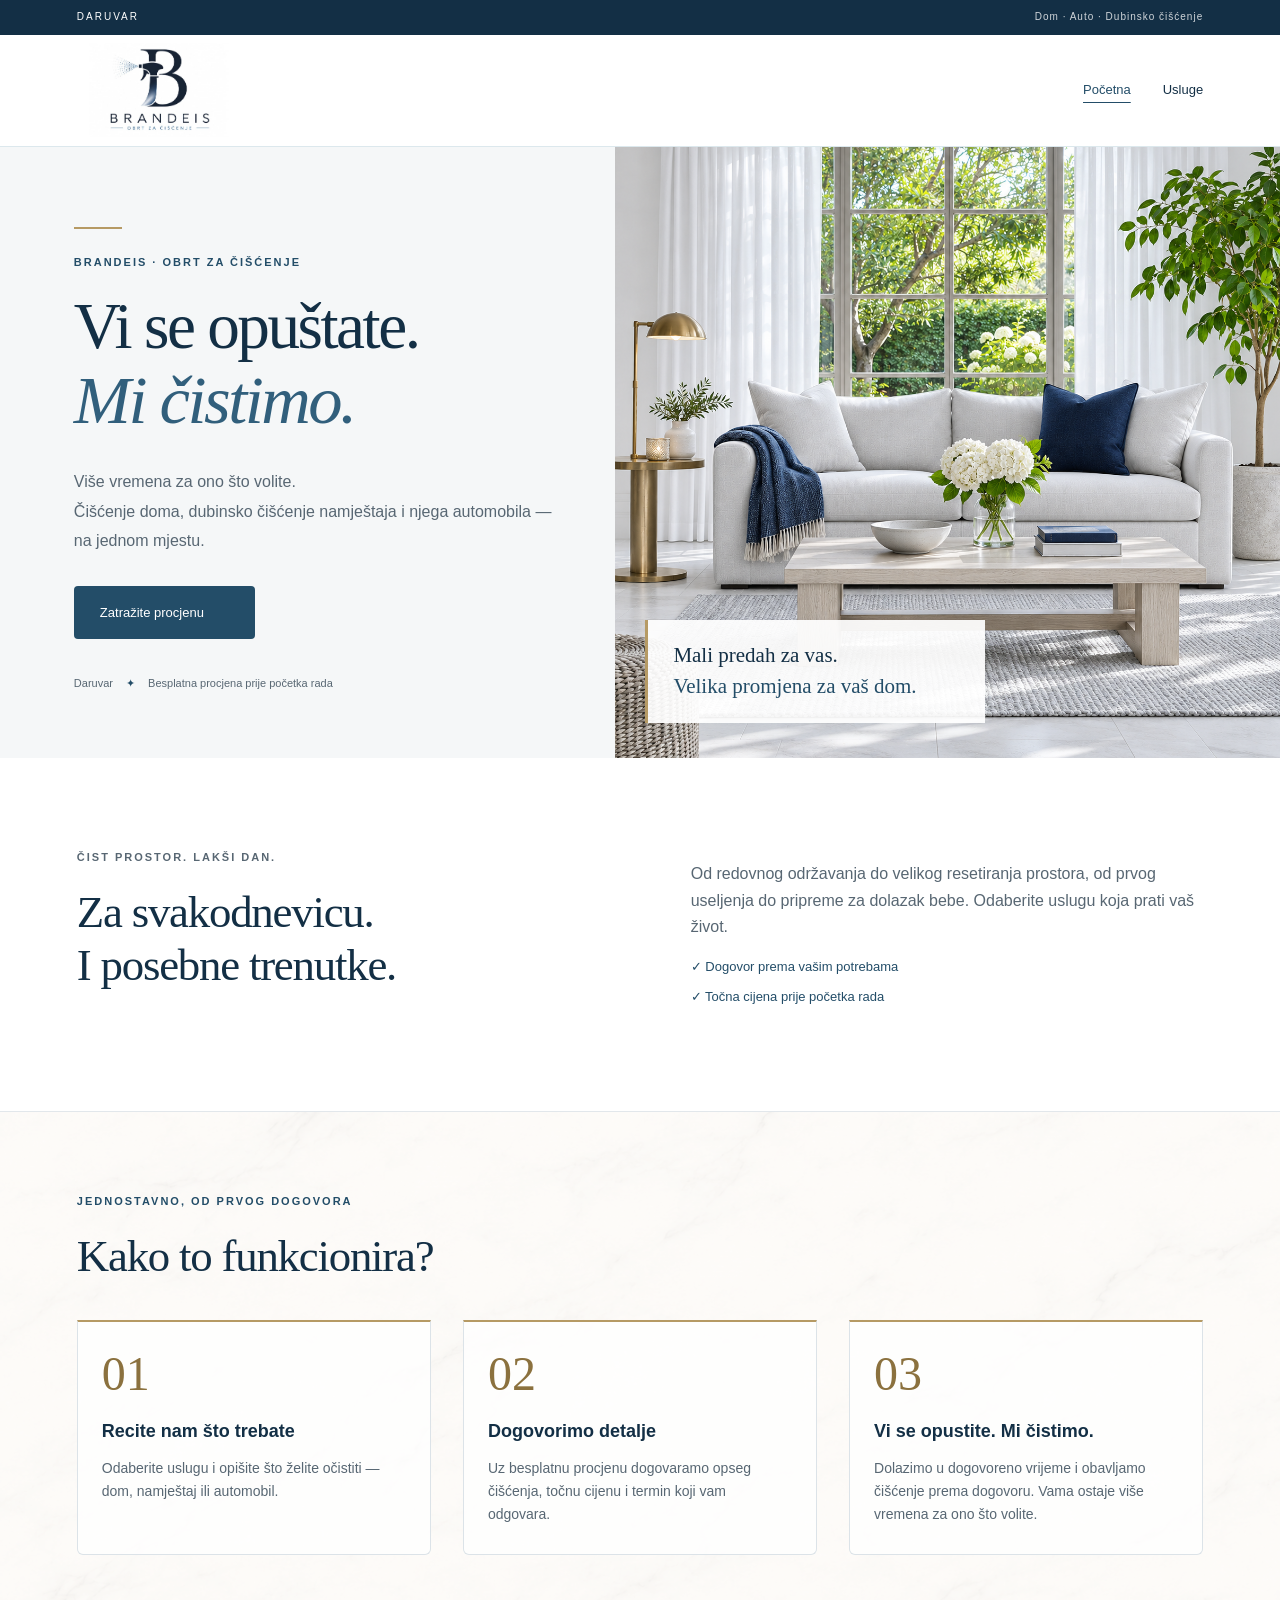
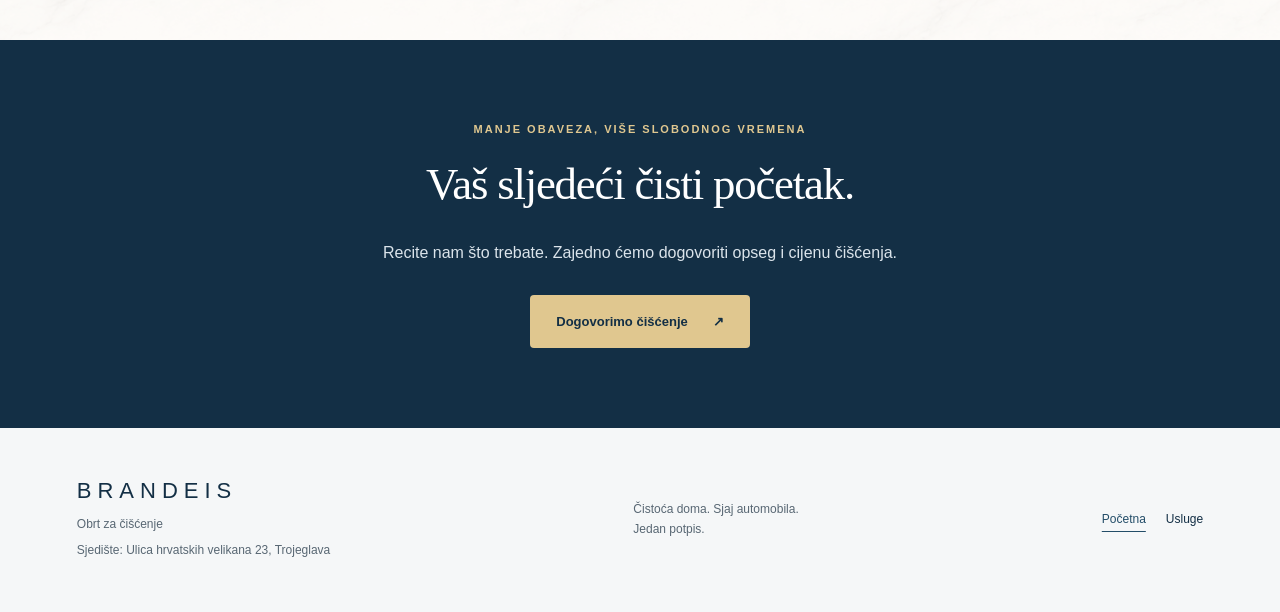
<file: index.html>
<!doctype html>
<html lang="hr">
  <head>
    <meta charset="utf-8" />
    <meta
      name="viewport"
      content="width=device-width,initial-scale=1"
    />
    <title>Brandeis – Čišćenje Daruvar | Dom, namještaj i auto</title>
    <meta name="description" content="Brandeis, obrt za čišćenje u Daruvaru. Čišćenje doma, dubinsko čišćenje namještaja i čišćenje unutrašnjosti vozila. Zatražite besplatnu procjenu." />
    <link
      rel="stylesheet"
      href="style.css"
    />
    
    <!-- Open Graph – Facebook i društvene mreže -->
    <meta property="og:locale" content="hr_HR" />
    <meta property="og:type" content="website" />
    <meta property="og:site_name" content="Brandeis" />
    <meta property="og:title" content="Brandeis – Čišćenje doma i automobila | Daruvar" />
    <meta property="og:description" content="Vi se opuštate. Mi čistimo. Profesionalno čišćenje doma, namještaja i automobila u Daruvaru. Zatražite besplatnu procjenu." />
    <meta property="og:url" content="https://brandeis-home-auto-care.hr/" />
  
    <meta property="og:image" content="https://brandeis-home-auto-care.hr/assets/social-preview-v2.jpg">
    <meta property="og:image:width" content="1200">
    <meta property="og:image:height" content="630">
    <meta property="og:image:type" content="image/jpeg">
    <meta property="og:image:alt" content="Brandeis – obrt za čišćenje" />

    <!-- Twitter / X -->
    <meta name="twitter:card" content="summary_large_image" />
    <meta name="twitter:title" content="Brandeis – Čišćenje Daruvar" />
    <meta name="twitter:description" content="Vi se opuštate. Mi čistimo." />
    <meta name="twitter:image" content="https://brandeis-home-auto-care.hr/assets/social-preview-v2.jpg"> 

    <!-- Canonical URL -->
    <link rel="canonical" href="https://brandeis-home-auto-care.hr/" />

    <!-- Favicon -->
    <link rel="icon" type="image/png" href="assets/logo-original.png" />

    <script type="application/ld+json">
{
  "@context": "https://schema.org",
  "@type": "LocalBusiness",
  "name": "BRANDEIS",
  "description": "Obrt za čišćenje doma, dubinsko čišćenje namještaja i čišćenje unutrašnjosti vozila u Daruvaru.",
  "address": {
    "@type": "PostalAddress",
    "streetAddress": "Ulica hrvatskih velikana 23",
    "addressLocality": "Trojeglava",
    "addressCountry": "HR"
  },
  "areaServed": {
    "@type": "City",
    "name": "Daruvar"
  },
  "hasOfferCatalog": {
    "@type": "OfferCatalog",
    "name": "Usluge čišćenja",
    "itemListElement": [
      {
        "@type": "Offer",
        "itemOffered": {
          "@type": "Service",
          "name": "Redovno čišćenje doma"
        }
      },
      {
        "@type": "Offer",
        "itemOffered": {
          "@type": "Service",
          "name": "Generalno čišćenje doma"
        }
      },
      {
        "@type": "Offer",
        "itemOffered": {
          "@type": "Service",
          "name": "Postgrađevinsko čišćenje"
        }
      },
      {
        "@type": "Offer",
        "itemOffered": {
          "@type": "Service",
          "name": "Dubinsko čišćenje namještaja, madraca i tepiha"
        }
      },
      {
        "@type": "Offer",
        "itemOffered": {
          "@type": "Service",
          "name": "Čišćenje i detailing unutrašnjosti vozila"
        }
      }
    ]
  }
}
    </script>
  </head>
  <body class="home-refined">
    <div class="top">DARUVAR <span>Dom · Auto · Dubinsko čišćenje</span></div>
    <!-- ZAGLAVLJE: logo i glavna navigacija -->
    <header>
      <a
        href="index.html"
        class="brand"
        aria-label="BRANDEIS početna"
        ><span class="logo"
          ><img
            src="assets/logo-original.png"
            alt="BRANDEIS – obrt za čišćenje" /></span
      ></a>
      <nav aria-label="Glavna navigacija">
        <a
          aria-current="page"
          href="index.html"
          >Početna</a
        ><a href="usluge.html">Usluge</a>      </nav>
     
    </header>
    <!-- GLAVNI SADRŽAJ STRANICE -->
    <main>
      <!-- NASLOVNA: glavni naslov, uvodni tekst i fotografija -->
      <section class="hero">
        <div class="hero-copy">
          <p class="eyebrow">BRANDEIS · OBRT ZA ČIŠĆENJE</p>
          <h1>Vi se opuštate.<br /><em>Mi čistimo.</em></h1>
          <p class="lead">
            Više vremena za ono što volite.<br />Čišćenje doma, dubinsko čišćenje
            namještaja i njega automobila — na jednom mjestu.
          </p>
          <a
            class="btn"
            href="https://wa.me/385981863754?text=Po%C5%A1tovani%2C%20zanima%20me%20%C4%8Di%C5%A1%C4%87enje.%20Mo%C5%BEemo%20li%20dogovoriti%20procjenu%20i%20termin%3F" target="_blank" rel="noopener noreferrer"
            > Zatražite procjenu <span></span></a>            
          
          
          <p class="hero-note">
            Daruvar <span>✦</span> Besplatna procjena prije početka rada
          </p>
        </div>
        <div class="hero-photo">
          <img
            src="assets/enterijer-beli.png"
            alt="Svijetao interijer s bijelom sofom, tamnoplavim detaljima i prirodnim dnevnim svjetlom"
          />
          <div class="photo-label">
            Mali predah za vas.<br /><strong>Velika promjena za vaš dom.</strong>
          </div>
        </div>
      </section>
   
      <section class="section intro">
        <div>
          <p class="eyebrow">ČIST PROSTOR. LAKŠI DAN.</p>
          <h2>Za svakodnevicu.<br />I posebne trenutke.</h2>
        </div>
        <div>
          <p>
            Od redovnog održavanja do velikog resetiranja prostora, od prvog useljenja do
            pripreme za dolazak bebe. Odaberite uslugu koja prati vaš život.
          </p>
          <div class="small-benefits">
            <span>✓ Dogovor prema vašim potrebama</span
            ><span>✓ Točna cijena prije početka rada</span>
          </div>
        </div>
      </section>
      <!-- KAKO TO FUNKCIONIRA: tri koraka do čistog prostora -->
      <section
        class="section how-it-works"
        aria-labelledby="how-it-works-title"
      >
        <p class="eyebrow">JEDNOSTAVNO, OD PRVOG DOGOVORA</p>
        <h2 id="how-it-works-title">Kako to funkcionira?</h2>
        <ol class="process-steps">
          <li class="process-step">
            <span class="step-number" aria-hidden="true">01</span>
            <h3>Recite nam što trebate</h3>
            <p>
              Odaberite uslugu i opišite što želite očistiti — dom, namještaj
              ili automobil.
            </p>
          </li>
          <li class="process-step">
            <span class="step-number" aria-hidden="true">02</span>
            <h3>Dogovorimo detalje</h3>
            <p>
              Uz besplatnu procjenu dogovaramo opseg čišćenja, točnu cijenu
              i termin koji vam odgovara.
            </p>
          </li>
          <li class="process-step">
            <span class="step-number" aria-hidden="true">03</span>
            <h3>Vi se opustite. Mi čistimo.</h3>
            <p>
              Dolazimo u dogovoreno vrijeme i obavljamo čišćenje prema
              dogovoru. Vama ostaje više vremena za ono što volite.
            </p>
          </li>
        </ol>
      </section>
      <section class="cta">
        <p class="eyebrow">MANJE OBAVEZA, VIŠE SLOBODNOG VREMENA</p>
        <h2>Vaš sljedeći čisti početak.</h2>
        <p>Recite nam što trebate. Zajedno ćemo dogovoriti opseg i cijenu čišćenja.</p>
        <a
          class="btn"
          href="https://wa.me/385981863754?text=Po%C5%A1tovani%2C%20zanima%20me%20%C4%8Di%C5%A1%C4%87enje.%20Mo%C5%BEemo%20li%20dogovoriti%20procjenu%20i%20termin%3F" target="_blank" rel="noopener noreferrer"
          >Dogovorimo čišćenje <span>↗</span></a
        >
      </section>
    </main>
    <!-- PODNOŽJE: naziv firme, lokacija i poveznice -->
    <footer>
      <div>
        <strong>BRANDEIS</strong>
        <p>Obrt za čišćenje</p>
        <p>Sjedište: Ulica hrvatskih velikana 23, Trojeglava</p>
      </div>
      <p>Čistoća doma. Sjaj automobila.<br />Jedan potpis.</p>
      <nav>
        <a
          aria-current="page"
          href="index.html"
          >Početna</a
        ><a href="usluge.html">Usluge</a>
      </nav>
    </footer>
<script src="app.js"></script>
  </body>
</html>
</file>
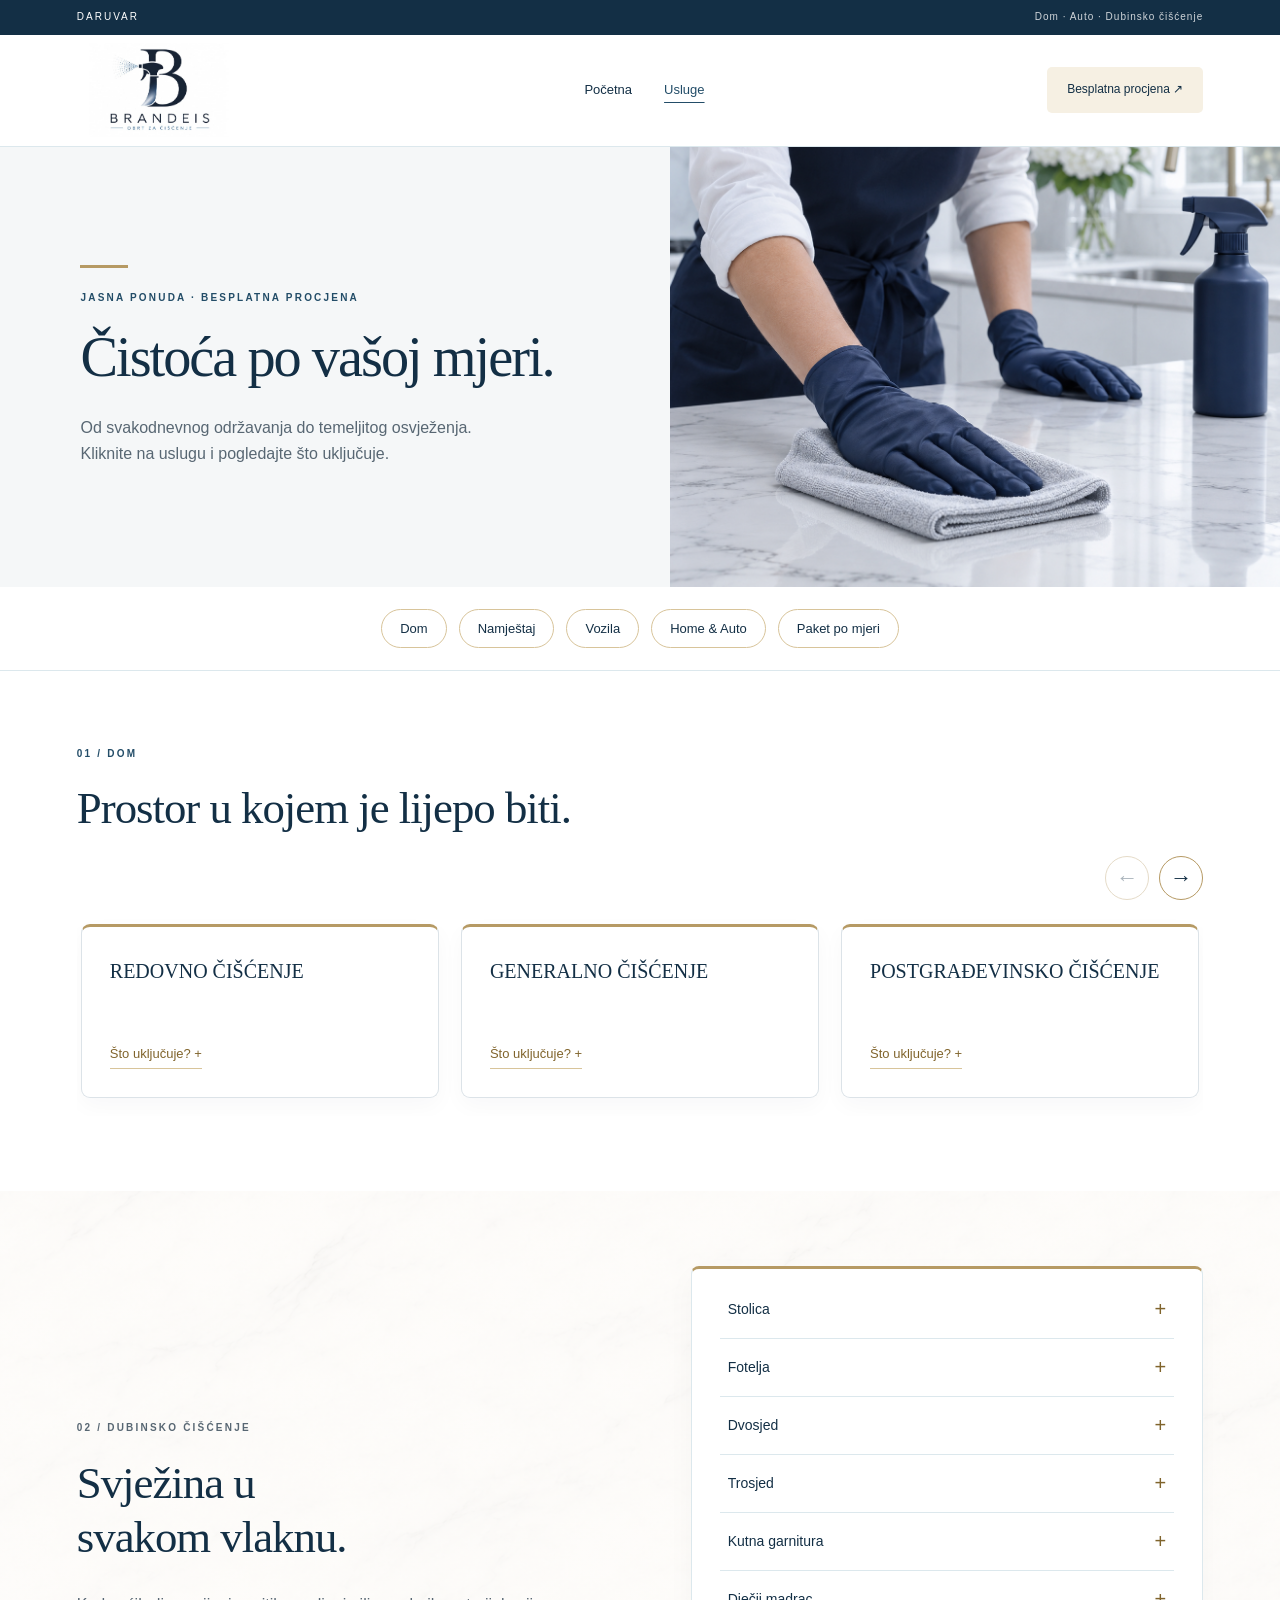
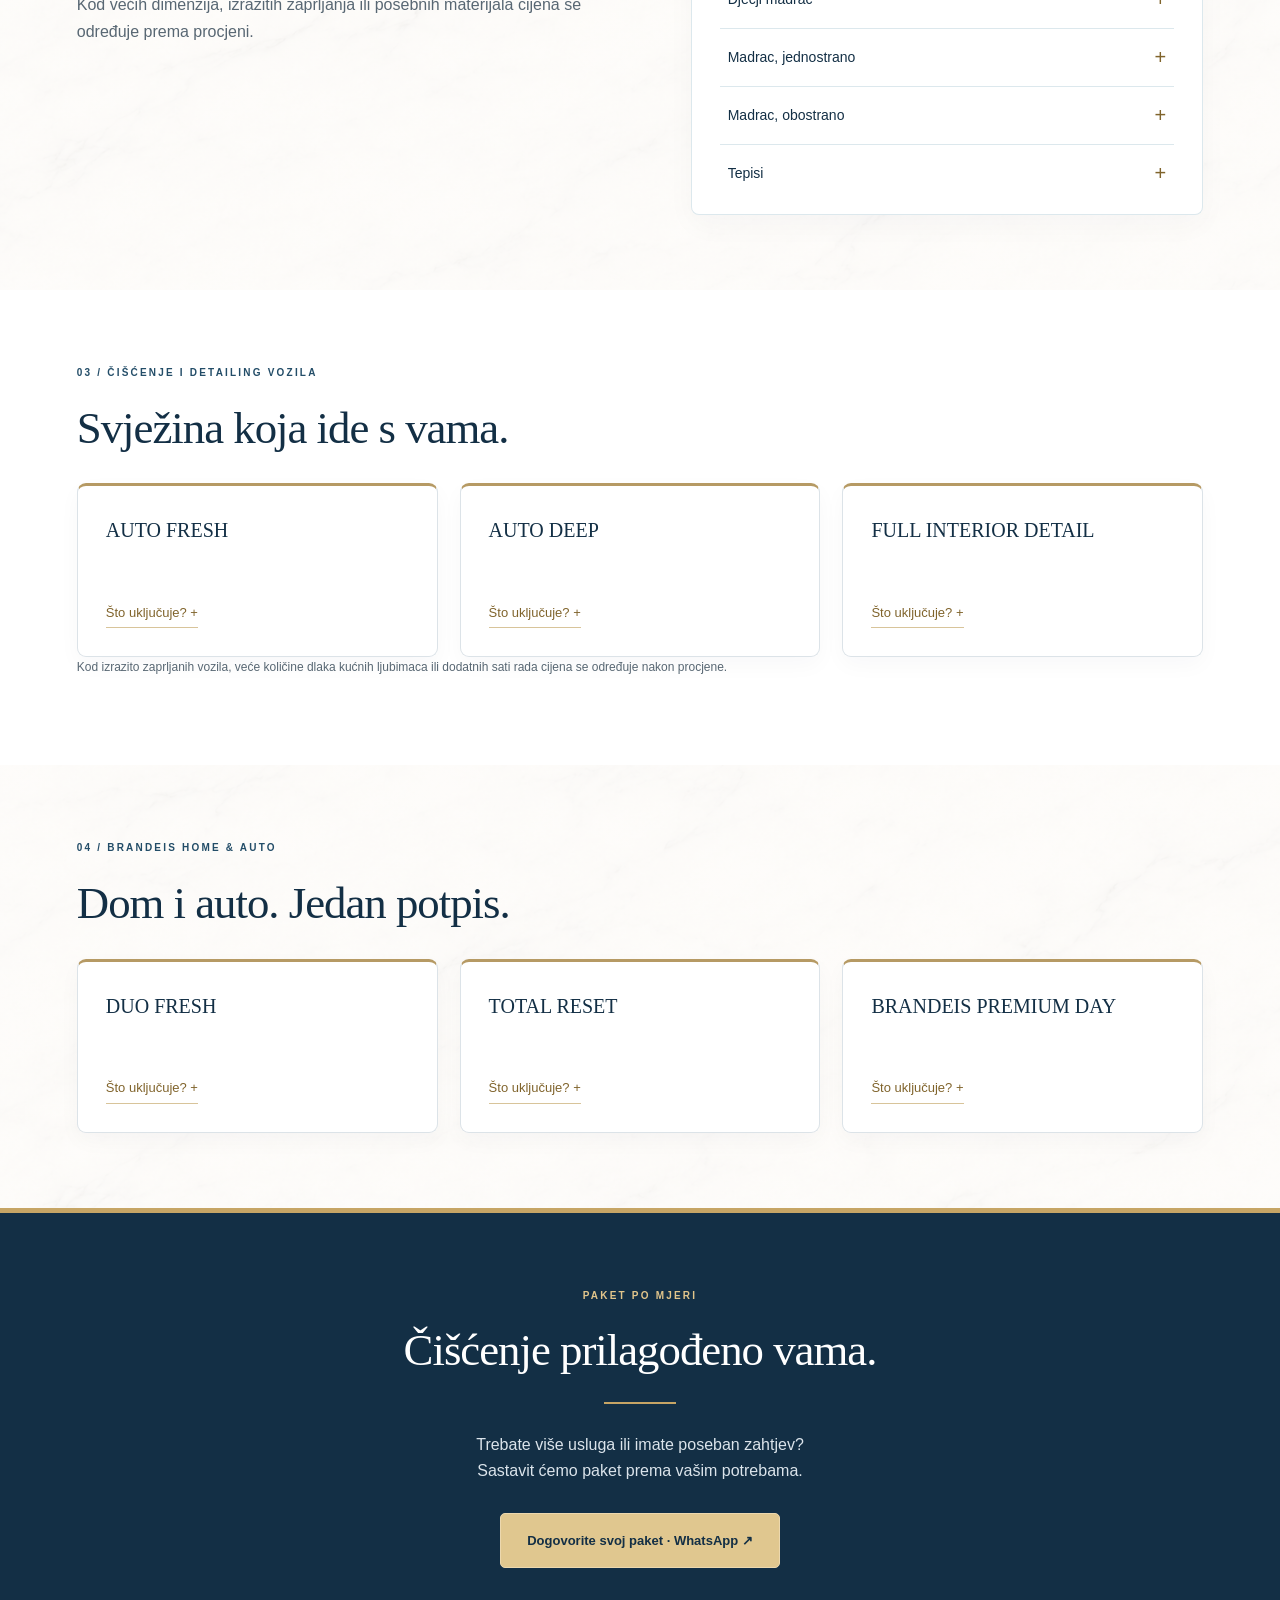
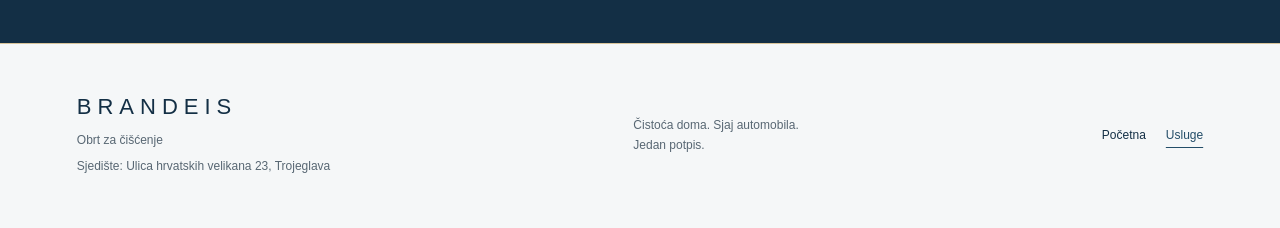
<file: usluge.html>
<!doctype html>
<html lang="hr">
  
<head>
  <meta charset="utf-8" />
  <meta name="viewport" content="width=device-width,initial-scale=1" />

  <!-- Google SEO -->
  <title>Čišćenje doma, namještaja i auta Daruvar | Brandeis</title>
  <meta name="description" content="Profesionalno čišćenje u Daruvaru. Redovno i generalno čišćenje doma, dubinsko čišćenje namještaja, madraca, tepiha i automobila. Besplatna procjena." />

  <link rel="canonical" href="https://brandeis-home-auto-care.hr/usluge.html" />
  <meta name="robots" content="index, follow" />

  <!-- Open Graph -->
  <meta property="og:locale" content="hr_HR" />
  <meta property="og:type" content="website" />
  <meta property="og:site_name" content="Brandeis" />
  <meta property="og:title" content="Usluge čišćenja u Daruvaru | Brandeis" />
  <meta property="og:description" content="Čišćenje doma, dubinsko čišćenje namještaja i detailing automobila. Zatražite besplatnu procjenu." />
  <meta property="og:url" content="https://brandeis-home-auto-care.hr/usluge.html" />
  <meta property="og:image" content="https://brandeis-home-auto-care.hr/assets/social-preview.png" />
  <meta property="og:image:width" content="1734" />
  <meta property="og:image:height" content="907" />
  <meta property="og:image:type" content="image/png" />
  <meta property="og:image:alt" content="Brandeis – obrt za čišćenje Daruvar" />

  <!-- Twitter / X -->
  <meta name="twitter:card" content="summary_large_image" />
  <meta name="twitter:title" content="Usluge čišćenja Daruvar | Brandeis" />
  <meta name="twitter:description" content="Vi se opuštate. Mi čistimo." />
  <meta name="twitter:image" content="https://brandeis-home-auto-care.hr/assets/social-preview.png" />

  <!-- Favicon -->
  <link rel="icon" type="image/png" href="assets/logo-original.png" />

  <!-- CSS -->
  <link rel="stylesheet" href="style.css" />
</head>


  <body class="services-refined">
    <div class="top">DARUVAR <span>Dom · Auto · Dubinsko čišćenje</span></div>
    <!-- ZAGLAVLJE: logo i glavna navigacija -->
    <header>
      <a
        href="index.html"
        class="brand"
        aria-label="BRANDEIS početna"
        ><span class="logo"
          ><img
            src="assets/logo-original.png"
            alt="BRANDEIS – obrt za čišćenje" /></span
      ></a>
      <nav aria-label="Glavna navigacija">
        <a href="index.html">Početna</a
        ><a
          aria-current="page"
          href="usluge.html"
          >Usluge</a
        >
      </nav>
      <a
        class="header-cta"
        href="https://wa.me/385981863754?text=Po%C5%A1tovani%2C%20zanima%20me%20%C4%8Di%C5%A1%C4%87enje.%20Mo%C5%BEemo%20li%20dogovoriti%20procjenu%20i%20termin%3F" target="_blank" rel="noopener noreferrer"
        >Besplatna procjena ↗</a
      >
    </header>
    <!-- GLAVNI SADRŽAJ STRANICE -->
    <main>
      <!-- UVOD: tekst i ilustrativna fotografija čišćenja -->
      <section class="page-intro">
        <div class="services-intro-copy">
<p class="eyebrow">JASNA PONUDA · BESPLATNA PROCJENA</p>
        <h1>Čistoća po vašoj mjeri.</h1>
        <p>
          Od svakodnevnog održavanja do temeljitog osvježenja.<br />Kliknite na uslugu i pogledajte što uključuje.
        </p>
        </div>
        <img
          class="services-intro-photo"
          src="assets/usluge-ciscenje.png"
          alt="Ilustrativni prikaz čišćenja bijele mramorne površine krpom i zaštitnim rukavicama"
          width="1254"
          height="1254"
        />
      </section>
      <nav
        class="category-nav"
        aria-label="Kategorije usluga"
      >
        <a href="#dom">Dom</a><a href="#dubinsko">Namještaj</a><a href="#auto">Vozila</a
        ><a href="#paketi">Home & Auto</a><a href="#posebni">Paket po mjeri</a>
      </nav>
      <!-- ČIŠĆENJE DOMA -->
      <section
        class="section"
        id="dom"
      >
        <p class="eyebrow">01 / DOM</p>
        <h2>Prostor u kojem je lijepo biti.</h2>
        <div class="carousel-controls" hidden>
          <button type="button" class="carousel-prev" aria-label="Prethodne usluge" aria-controls="home-services">←</button>
          <button type="button" class="carousel-next" aria-label="Sljedeće usluge" aria-controls="home-services">→</button>
        </div>
        <div class="cards" id="home-services" role="region" aria-label="Usluge čišćenja doma" tabindex="0">
          <article class="price-card">
            <h3>REDOVNO ČIŠĆENJE</h3>
           
            <ul>
              <li>Usisavanje i pranje podova</li>
              <li>Brisanje prašine i dostupnih površina</li>
              <li>Čišćenje kupaonice i WC-a</li>
              <li>Čišćenje kuhinjskih radnih površina</li>
              <li>Vanjsko brisanje kuhinjskih elemenata</li>
              <li>Čišćenje ogledala</li>
              <li>Iznošenje otpada</li>
            </ul>
            <p class="note"></p>
            
          </article>
          <article class="price-card">
            <h3>GENERALNO ČIŠĆENJE</h3>
            
            <ul>
              <li>Sve iz redovnog čišćenja</li>
              <li>Detaljno čišćenje kuhinje i kupaonice</li>
              <li>Uklanjanje kamenca</li>
              <li>Čišćenje vrata i štokova</li>
              <li>Čišćenje prekidača, lajsni i radijatora</li>
              <li>Detaljno čišćenje dostupnih i teško dostupnih površina</li>
            </ul>
            <p class="note">
              Opseg prema potrebama prostora. Cijena prema kvadraturi, stanju i opsegu
              posla. Besplatna procjena.
            </p>
          
          </article>
          <article class="price-card">
            <h3>POSTGRAĐEVINSKO ČIŠĆENJE</h3>
            
            
            <ul>
              <li>Uklanjanje građevinske prašine</li>
              <li>Detaljno usisavanje i pranje podova</li>
              <li>Čišćenje vrata i štokova</li>
              <li>Čišćenje sanitarija</li>
              <li>Čišćenje kuhinjskih i drugih površina</li>
              <li>Čišćenje staklenih površina</li>
              <li>Završno detaljno čišćenje prostora</li>
            </ul>
            <p class="note">
              Nakon gradnje, adaptacije ili renoviranja. Cijena prema kvadraturi, stanju i
              opsegu posla. Besplatna procjena.
            </p>
          
          </article>
          <!-- Dubinsko čišćenje: detalji se otvaraju klikom na karticu. -->
          <article class="price-card">
            <h3>DUBINSKO ČIŠĆENJE</h3>
            <p>Dubinsko čišćenje namještaja, madraca i tepiha prema vašim potrebama.</p>
            <ul>
              <li>Stolice i fotelje</li>
              <li>Dvosjedi, trosjedi i kutne garniture</li>
              <li>Dječji madraci i madraci, jednostrano ili obostrano</li>
              <li>Tepisi</li>
            </ul>
            <p class="note">
              Opseg i cijena određuju se prema dimenzijama, materijalu i stanju.
              Odabrane usluge dogovaramo prije početka rada.
            </p>
          </article>
        </div>
      </section>
      <!-- DUBINSKO ČIŠĆENJE NAMJEŠTAJA -->
      <section
        class="section tinted"
        id="dubinsko"
      >
        <div class="intro">
          <div>
            <p class="eyebrow">02 / DUBINSKO ČIŠĆENJE</p>
            <h2>Svježina u<br />svakom vlaknu.</h2>
            <p>
              Kod većih dimenzija, izrazitih zaprljanja ili posebnih materijala cijena se
              određuje prema procjeni.
            </p>
          
          </div>
          <div class="price-list">
            <div><span>Stolica</span><strong></strong></div>
            <div><span>Fotelja</span><strong></strong></div>
            <div><span>Dvosjed</span><strong></strong></div>
            <div><span>Trosjed</span><strong></strong></div>
            <div><span>Kutna garnitura</span><strong></strong></div>
            <div><span>Dječji madrac</span><strong></strong></div>
            <div><span>Madrac, jednostrano</span><strong></strong></div>
            <div><span>Madrac, obostrano</span><strong></strong></div>
            <div><span>Tepisi</span><strong></strong></div>
          </div>
        </div>
      </section>
      <!-- ČIŠĆENJE I DETAILING VOZILA -->
      <section
        class="section"
        id="auto"
      >
        <p class="eyebrow">03 / ČIŠĆENJE I DETAILING VOZILA</p>
        <h2>Svježina koja ide s vama.</h2>
        <div class="cards">
          <article class="price-card">
            <h3>AUTO FRESH</h3>
           
            <ul>
              <li>Usisavanje unutrašnjosti i tepiha</li>
              <li>Čišćenje armature</li>
              <li>Čišćenje unutarnjih plastičnih površina</li>
              <li>Unutarnje čišćenje stakala</li>
              <li>Osnovno čišćenje unutrašnjosti vozila</li>
            </ul>
            <p class="note">Za redovno održavanje i osvježenje unutrašnjosti vozila.</p>
           
          </article>
          <article class="price-card">
            <h3>AUTO DEEP</h3>
            <p class="price"></p>
            <ul>
              <li>Detaljno usisavanje</li>
              <li>Detaljno čišćenje sjedala</li>
              <li>Čišćenje tepiha</li>
              <li>Detaljno čišćenje plastika</li>
              <li>Čišćenje pragova i ventilacijskih otvora</li>
              <li>Detailing kistovima</li>
              <li>Čišćenje prtljažnika</li>
              <li>Unutarnje čišćenje stakala</li>
            </ul>
            <p class="note">Za detaljnije čišćenje unutrašnjosti vozila.</p>
           
          </article>
          <article class="price-card">
            <h3>FULL INTERIOR DETAIL</h3>
         
            <ul>
              <li>Kompletno dubinsko čišćenje sjedala i tepiha</li>
              <li>Detaljno čišćenje prtljažnika</li>
              <li>Detaljno čišćenje unutarnjih površina</li>
              <li>Čišćenje pragova i ventilacijskih otvora</li>
              <li>Detailing kistovima</li>
              <li>Čišćenje teško dostupnih mjesta</li>
              <li>Unutarnje čišćenje stakala</li>
              <li>Završna njega unutarnjih površina</li>
            </ul>
            <p class="note">SUV / vozila sa 7 sjedala — od 120 €.</p>
           
          </article>
        </div>
        <p class="note">
          Kod izrazito zaprljanih vozila, veće količine dlaka kućnih ljubimaca ili
          dodatnih sati rada cijena se određuje nakon procjene.
        </p>
      </section>
      <!-- HOME & AUTO PAKETI -->
      <section
        class="section tinted"
        id="paketi"
      >
        <p class="eyebrow">04 / BRANDEIS HOME & AUTO</p>
        <h2>Dom i auto. Jedan potpis.</h2>
        <div class="cards">
          <article class="price-card">
            <h3>DUO FRESH</h3>
            
            <ul>
              <li>3 sata redovnog čišćenja doma</li>
              <li>AUTO FRESH paket</li>
            </ul>
            <p class="note"></p>
            <a
              class="btn"
              href="https://wa.me/385981863754?text=Po%C5%A1tovani%2C%20zanima%20me%20DUO%20FRESH." target="_blank" rel="noopener noreferrer"
              >Odaberite uslugu <span>↗</span></a
            >
          </article>
          <article class="price-card">
            <h3>TOTAL RESET</h3>
          
            <ul>
              <li>Generalno čišćenje doma do 60 m²</li>
              <li>AUTO DEEP paket</li>
            </ul>
            <p class="note">
              Za domove veće od 60 m² cijena se formira prema kvadraturi i opsegu posla.
            </p>
            <a
              class="btn"
              href="https://wa.me/385981863754?text=Po%C5%A1tovani%2C%20zanima%20me%20TOTAL%20RESET." target="_blank" rel="noopener noreferrer"
              >Odaberite uslugu <span>↗</span></a
            >
          </article>
          <article class="price-card">
            <h3>BRANDEIS PREMIUM DAY</h3>
          
            <ul>
              <li>Generalno čišćenje doma</li>
              <li>FULL INTERIOR DETAIL</li>
              <li>Dubinsko čišćenje trosjeda ILI madraca</li>
            </ul>
            <p class="note">
              Konačna cijena ovisi o kvadraturi i stanju doma, veličini i stanju vozila te
              odabranoj usluzi dubinskog čišćenja.
            </p>
            <a
              class="btn"
              href="https://wa.me/385981863754?text=Po%C5%A1tovani%2C%20zanima%20me%20BRANDEIS%20PREMIUM%20DAY." target="_blank" rel="noopener noreferrer"
              >Odaberite uslugu <span>↗</span></a
            >
          </article>
        </div>
      </section>
      <!-- PAKET PO MJERI -->
      <section
        class="cta"
        id="posebni"
        aria-labelledby="custom-package-title"
      >
        <p class="eyebrow">PAKET PO MJERI</p>
        <h2 id="custom-package-title">Čišćenje prilagođeno vama.</h2>
        <p>
          Trebate više usluga ili imate poseban zahtjev?<br />
          Sastavit ćemo paket prema vašim potrebama.
        </p>
        <a
          class="btn"
          href="https://wa.me/385981863754?text=Po%C5%A1tovani%2C%20zanima%20me%20paket%20%C4%8Di%C5%A1%C4%87enja%20prema%20mojim%20potrebama.%20Mo%C5%BEemo%20li%20dogovoriti%20detalje%3F"
          target="_blank"
          rel="noopener noreferrer"
        >Dogovorite svoj paket · WhatsApp ↗</a>
      </section>
  
    </main>
    <!-- PODNOŽJE: naziv firme, lokacija i poveznice -->
    <footer>
      <div>
        <strong>BRANDEIS</strong>
        <p>Obrt za čišćenje</p>
        <p>Sjedište: Ulica hrvatskih velikana 23, Trojeglava</p>
      </div>
      <p>Čistoća doma. Sjaj automobila.<br />Jedan potpis.</p>
      <nav>
        <a href="index.html">Početna</a
        ><a
          aria-current="page"
          href="usluge.html"
          >Usluge</a
        >
      </nav>
    </footer>
    <script src="app.js"></script>
  </body>
</html>
</file>
<file: style.css>
/* BOJE I OSNOVNI IZGLED */
:root {
  --navy: #1b2a3a;
  --blue: #21769a;
  --pale: #eef7fa;
  --muted: #657580;
  --line: #dce8ed;
}
* {
  box-sizing: border-box;
}
html {
  scroll-behavior: smooth;
  scroll-padding-top: 30px;
}
body {
  margin: 0;
  color: var(--navy);
  font:
    16px/1.65 Arial,
    Helvetica,
    sans-serif;
  background: #fff;
}
a {
  color: inherit;
  text-decoration: none;
}
button,
input,
textarea,
select {
  font: inherit;
}
button,
a,
input,
select,
textarea {
  outline-offset: 5px;
}
a:hover {
  color: var(--blue);
}
.top {
  padding: 9px 6%;
  background: var(--navy);
  color: #fff;
  font-size: 10px;
  letter-spacing: 2px;
  display: flex;
  justify-content: space-between;
}
.top span {
  letter-spacing: 1px;
  opacity: 0.8;
}
/* ZAGLAVLJE I LOGO */
header {
  padding: 0 6%;
  height: 112px;
  display: flex;
  align-items: center;
  justify-content: space-between;
  border-bottom: 1px solid var(--line);
}
.brand {
  width: 165px;
}
.logo {
  display: block;
  position: relative;
  width: 165px;
  height: 94px;
  overflow: hidden;
}
.logo img {
  position: absolute;
  width: 186px;
  max-width: none;
  left: -11px;
  top: -134px;
}
nav {
  display: flex;
  gap: 32px;
  font-size: 13px;
}
nav a[aria-current="page"] {
  color: var(--blue);
  text-decoration: underline;
  text-underline-offset: 8px;
}
.header-cta {
  font-size: 12px;
  background: var(--pale);
  padding: 13px 20px;
  border-radius: 5px;
}
/* NASLOVNA SEKCIJA */
.hero {
  display: grid;
  grid-template-columns: 1.05fr 1fr;
  min-height: 590px;
  background: #f7fafb;
}
.hero-copy {
  padding: 78px 7% 55px 11.5%;
}
.eyebrow {
  font-size: 10px;
  font-weight: 700;
  letter-spacing: 2.2px;
  color: var(--blue);
  margin: 0 0 20px;
}
h1,
h2,
h3,
p {
  margin-top: 0;
}
h1 {
  font-size: clamp(42px, 5vw, 72px);
  line-height: 1.1;
  font-weight: 500;
  letter-spacing: -3px;
  margin-bottom: 27px;
}
h1 em {
  font:
    italic 1.05em Georgia,
    serif;
  color: var(--blue);
}
.lead {
  color: var(--muted);
  font-size: 16px;
  line-height: 1.85;
  margin-bottom: 30px;
}
.btn {
  display: inline-flex;
  align-items: center;
  justify-content: space-between;
  gap: 25px;
  background: var(--blue);
  color: white;
  border: 0;
  border-radius: 5px;
  padding: 15px 22px;
  font-size: 13px;
  cursor: pointer;
  transition: background 0.2s;
}
.btn:hover {
  background: var(--navy);
  color: white;
}
.text-link {
  font-size: 13px;
  font-weight: 600;
  display: inline-block;
}
.hero .text-link {
  margin: 15px 0 15px 20px;
}
.hero-note {
  font-size: 11px;
  margin: 35px 0 0;
  color: var(--muted);
}
.hero-note span {
  margin: 0 10px;
  color: var(--blue);
}
.hero-photo {
  position: relative;
  min-height: 450px;
  overflow: hidden;
}
.hero-photo > img {
  width: 100%;
  height: 100%;
  position: absolute;
  object-fit: cover;
}
.photo-label {
  position: absolute;
  bottom: 35px;
  left: 30px;
  right: 30px;
  max-width: 340px;
  background: #ffffffed;
  padding: 20px 25px;
  font-family: Georgia, serif;
  font-size: 21px;
  line-height: 1.5;
  border-left: 3px solid #76a5b8;
}
.photo-label strong {
  font-weight: 400;
  color: var(--blue);
}
/* TRAKA USLUGA */
.service-strip {
  display: grid;
  grid-template-columns: repeat(3, 1fr);
  margin: 0 6%;
  border-bottom: 1px solid var(--line);
}
.service-strip a {
  padding: 28px 22px;
  text-align: center;
  border-right: 1px solid var(--line);
  font-size: 14px;
}
.service-strip a:last-child {
  border: 0;
}
.service-strip span {
  color: var(--blue);
  font-size: 27px;
  margin-right: 20px;
  vertical-align: middle;
}
/* SEKCIJE I KARTICE */
.section {
  padding: 75px 6%;
}
.intro {
  display: grid;
  grid-template-columns: 1fr 1fr;
  gap: 9%;
  align-items: center;
}
.intro p {
  color: var(--muted);
}
h2 {
  font-family: Georgia, serif;
  font-weight: 400;
  font-size: clamp(30px, 3vw, 42px);
  line-height: 1.2;
  letter-spacing: -1px;
  margin-bottom: 28px;
}
h3 {
  font-size: 17px;
  line-height: 1.5;
}
.small-benefits {
  display: flex;
  flex-direction: column;
  gap: 8px;
  font-size: 13px;
  color: var(--blue);
}
.tinted {
  background: var(--pale);
}
.section-head {
  display: flex;
  align-items: center;
  justify-content: space-between;
  gap: 30px;
  margin-bottom: 20px;
}
.cards {
  display: grid;
  grid-template-columns: repeat(3, 1fr);
  gap: 22px;
}
.price-card {
  padding: 30px;
  background: white;
  border: 1px solid var(--line);
  border-radius: 9px;
  display: flex;
  flex-direction: column;
}
.price-card h3 {
  font-size: 12px;
  letter-spacing: 1px;
}
.price {
  font:
    36px/1.2 Georgia,
    serif;
  color: var(--blue);
  margin: 6px 0 25px;
}
.price-card ul {
  list-style: none;
  padding: 0;
  margin: 0 0 20px;
  font-size: 13px;
  line-height: 1.8;
  flex: 1;
}
.price-card li {
  padding: 7px 0 7px 21px;
  border-bottom: 1px solid #edf2f5;
  position: relative;
}
.price-card li:before {
  content: "✓";
  position: absolute;
  left: 0;
  color: var(--blue);
}
.price-card .btn {
  margin-top: auto;
}
.note {
  font-size: 12px;
  color: var(--muted);
  line-height: 1.75;
}
.special-grid {
  display: grid;
  grid-template-columns: repeat(3, 1fr);
  gap: 22px;
}
.special {
  padding: 30px;
  border: 1px solid var(--line);
  border-radius: 8px;
  background: linear-gradient(140deg, #fff, #f4f9fb);
}
.special h3 {
  font:
    26px/1.25 Georgia,
    serif;
  margin: 20px 0 15px;
}
.special p {
  font-size: 14px;
  color: var(--muted);
}
.special > a,
.special > span:last-child {
  font-size: 12px;
  color: var(--blue);
}
.cta {
  text-align: center;
  background: #dfeef3;
  padding: 65px 20px;
}
.cta p:not(.eyebrow) {
  color: var(--muted);
  font-size: 14px;
}
.cta h2 {
  font-size: 42px;
}
/* KAKO TO FUNKCIONIRA */
.how-it-works {
  border-top: 1px solid var(--line);
}
.process-steps {
  display: grid;
  grid-template-columns: repeat(3, minmax(0, 1fr));
  gap: 32px;
  list-style: none;
  padding: 0;
  margin: 36px 0 0;
}
.process-step {
  border-top: 2px solid var(--line);
  padding-top: 24px;
}
.step-number {
  display: inline-block;
  margin-bottom: 20px;
  color: var(--blue);
  font: 38px/1 Georgia, serif;
}
.process-step h3 {
  margin-bottom: 12px;
}
.process-step p {
  margin-bottom: 0;
  color: var(--muted);
  font-size: 14px;
}
@media (max-width: 600px) {
  .process-steps {
    grid-template-columns: 1fr;
    gap: 28px;
  }
}

/* PODNOŽJE */
footer {
  padding: 45px 6%;
  display: flex;
  justify-content: space-between;
  align-items: center;
  gap: 30px;
}
footer strong {
  letter-spacing: 6px;
  font-weight: 500;
  font-size: 22px;
}
footer p {
  font-size: 12px;
  color: var(--muted);
  margin: 6px 0;
}
footer nav {
  gap: 20px;
  font-size: 12px;
}
/* UVOD NA UNUTARNJIM STRANICAMA */
.page-intro {
  padding: 70px 6% 55px;
  background: var(--pale);
  text-align: center;
}
.page-intro h1 {
  font-family: Georgia, serif;
  font-size: 54px;
  letter-spacing: -2px;
}
.page-intro p:last-child {
  color: var(--muted);
  margin-bottom: 0;
}
.category-nav {
  justify-content: center;
  flex-wrap: wrap;
  padding: 20px;
  border-bottom: 1px solid var(--line);
}
.price-list {
  background: white;
  padding: 12px 28px;
  border: 1px solid var(--line);
  border-radius: 8px;
}
.price-list > div {
  display: flex;
  justify-content: space-between;
  gap: 20px;
  border-bottom: 1px solid var(--line);
  padding: 12px 0;
  font-size: 14px;
}
.price-list > div:last-child {
  border: 0;
}
.price-list strong {
  color: var(--blue);
  white-space: nowrap;
}
.extras {
  display: flex;
  flex-wrap: wrap;
  gap: 10px;
  margin: 25px 0;
}
.extras span {
  background: white;
  padding: 10px 16px;
  border-radius: 4px;
  font-size: 13px;
  border: 1px solid var(--line);
}
details {
  margin-top: 30px;
  padding: 25px;
  border: 1px solid #c9dce5;
  border-radius: 5px;
  font-size: 13px;
}
summary {
  cursor: pointer;
  font-size: 16px;
  font-weight: 600;
}
details p {
  margin: 18px 0;
}
/* KONTAKT I OBRAZAC */
.contact-layout {
  display: grid;
  grid-template-columns: 1fr 1fr;
  gap: 10%;
}
.contact-layout aside > p {
  color: var(--muted);
}
.contact-info {
  border-top: 1px solid var(--line);
  margin-top: 30px;
  padding-top: 25px;
}
.contact-info small {
  color: var(--blue);
  letter-spacing: 2px;
}
.contact-info p {
  margin-bottom: 25px;
}
form {
  background: var(--pale);
  padding: 32px;
  border-radius: 8px;
}
label {
  display: block;
  font-size: 13px;
  font-weight: 600;
  margin-bottom: 18px;
}
input,
select,
textarea {
  display: block;
  width: 100%;
  background: #fff;
  border: 1px solid #cbdce3;
  border-radius: 4px;
  padding: 12px;
  margin-top: 7px;
  color: var(--navy);
  font-size: 14px;
}
textarea {
  resize: vertical;
}
form > .note {
  margin-top: 15px;
}
#result {
  border-top: 1px solid var(--line);
  padding-top: 25px;
  margin-top: 25px;
}
#result .btn {
  margin-top: 15px;
}

/* VELIKI EKRANI */
@media (min-width: 1600px) {
  body {
    max-width: 1600px;
    margin: auto;
  }
}
/* TABLETI */
@media (max-width: 900px) {
  header {
    padding: 0 4%;
  }
  nav {
    gap: 18px;
  }
  .header-cta {
    display: none;
  }
  .hero-copy {
    padding: 55px 8%;
  }
  h1 {
    font-size: 50px;
  }
  .hero .text-link {
    margin-left: 0;
    display: block;
  }
  .hero {
    min-height: 520px;
  }
  .hero-photo {
    min-height: 520px;
  }
  .cards {
    gap: 12px;
  }
  .price-card {
    padding: 22px;
  }
  .special-grid {
    grid-template-columns: repeat(2, 1fr);
  }
  footer {
    flex-wrap: wrap;
  }
  .section {
    padding: 55px 5%;
  }
  .contact-layout {
    gap: 5%;
  }
  .photo-label {
    font-size: 18px;
  }
}
/* MOBILNI TELEFONI */
@media (max-width: 600px) {
  .top {
    font-size: 8px;
    letter-spacing: 1px;
  }
  .top span {
    font-size: 8px;
  }
  header {
    height: 100px;
    gap: 12px;
  }
  .brand {
    width: 125px;
    flex-shrink: 0;
  }
  .logo {
    transform: scale(0.8);
    transform-origin: left center;
  }
  header nav {
    gap: 14px;
    font-size: 11px;
  }
  .hero {
    grid-template-columns: 1fr;
  }
  .hero-copy {
    padding: 45px 6% 35px;
  }
  h1 {
    font-size: 52px;
  }
  .hero-photo {
    min-height: 310px;
  }
  .hero-note {
    margin-top: 20px;
  }
  .hero .text-link {
    display: inline-block;
    margin-left: 15px;
  }
  .photo-label {
    bottom: 20px;
    left: 20px;
    right: 20px;
    padding: 15px;
  }
  .service-strip {
    margin: 0 4%;
  }
  .service-strip a {
    padding: 18px 8px;
    font-size: 10px;
  }
  .service-strip span {
    display: block;
    margin: 0;
    font-size: 26px;
  }
  .intro,
  .contact-layout {
    grid-template-columns: 1fr;
    gap: 25px;
  }
  .section {
    padding: 45px 6%;
  }
  .section-head {
    display: block;
  }
  .section-head .text-link {
    margin-bottom: 20px;
  }
  .cards,
  .special-grid {
    grid-template-columns: 1fr;
  }
  .price-card {
    padding: 26px;
  }
  .cta h2 {
    font-size: 34px;
  }
  .page-intro {
    padding: 45px 6%;
  }
  .page-intro h1 {
    font-size: 42px;
  }
  .category-nav {
    gap: 15px;
    font-size: 12px;
  }
  footer {
    align-items: flex-start;
  }
  footer nav {
    width: 100%;
  }
  form {
    padding: 23px;
  }
  .hero-note {
    font-size: 10px;
  }
}
.logo img {
  width: 140px;
  left: 12px;
  top: -101px;
}

/* USLUGE: kompaktne kartice i prozor s detaljima */
.service-compact {
  padding: 0;
  overflow: hidden;
}
.service-trigger {
  display: flex;
  flex-direction: column;
  align-items: flex-start;
  justify-content: space-between;
  gap: 28px;
  width: 100%;
  height: 100%;
  min-height: 155px;
  padding: 28px;
  border: 0;
  background: transparent;
  color: var(--navy);
  text-align: left;
  cursor: pointer;
}
.service-trigger:hover,
.furniture-trigger:hover {
  background: var(--pale);
}
.service-trigger:focus-visible,
.furniture-trigger:focus-visible {
  outline: 2px solid var(--blue);
  outline-offset: -4px;
}
.service-name {
  font-size: 15px;
  font-weight: 600;
  letter-spacing: 0.6px;
}
.service-cue {
  color: var(--blue);
  font-size: 13px;
}
.price-list > div:has(.furniture-trigger) {
  padding: 0;
}
.furniture-trigger {
  display: flex;
  align-items: center;
  justify-content: space-between;
  gap: 20px;
  width: 100%;
  min-height: 48px;
  padding: 12px 8px;
  border: 0;
  background: transparent;
  color: var(--navy);
  text-align: left;
  cursor: pointer;
}
.furniture-trigger span:last-child {
  color: var(--blue);
}
body.service-dialog-open {
  overflow: hidden;
}
.service-dialog {
  width: min(560px, calc(100% - 32px));
  max-height: 85vh;
  max-height: 85dvh;
  padding: 44px 32px 32px;
  border: 1px solid var(--line);
  border-radius: 16px;
  color: var(--navy);
  background: white;
  box-shadow: 0 24px 80px #1b2a3a33;
  overflow-y: auto;
}
.service-dialog::backdrop {
  background: #14253599;
}
.dialog-close {
  position: absolute;
  top: 8px;
  right: 8px;
  width: 44px;
  height: 44px;
  border: 0;
  border-radius: 50%;
  background: transparent;
  color: var(--navy);
  font-size: 28px;
  cursor: pointer;
}
.dialog-close:hover {
  background: var(--pale);
}
.service-dialog h2 {
  padding-right: 12px;
  font-size: clamp(25px, 5vw, 34px);
  overflow-wrap: anywhere;
}
.service-dialog-content ul {
  padding-left: 22px;
  margin: 0 0 24px;
}
.service-dialog-content li {
  padding: 7px 0;
}
.service-dialog-content li::marker {
  color: var(--blue);
}
.service-dialog-content p:last-child {
  margin-bottom: 0;
}
@media (max-width: 600px) {
  .service-trigger {
    min-height: 125px;
    padding: 24px;
    gap: 20px;
  }
  .service-dialog {
    padding: 48px 22px 28px;
  }
}

/* POČETNA: BIJELA, TAMNOPLAVA I DISKRETNO ZLATO */
.home-refined {
  --navy: #132f45;
  --blue: #234d68;
  --muted: #586773;
  background: #fff;
}
.home-refined .hero {
  background: #f5f7f8;
  grid-template-columns: 1fr 1.08fr;
}
.home-refined .hero-copy {
  padding: 80px 8% 65px 12%;
  align-self: center;
}
.home-refined h1 {
  font-family: Georgia, "Times New Roman", serif;
  font-size: clamp(46px, 5.1vw, 76px);
  font-weight: 400;
  letter-spacing: -2.5px;
  line-height: 1.08;
}
.home-refined h1 em {
  color: #315f7c;
}
.home-refined h2 {
  font-size: clamp(32px, 3.5vw, 48px);
  letter-spacing: -1.2px;
}
.home-refined .eyebrow {
  letter-spacing: 2px;
  font-size: 11px;
}
.home-refined .hero .eyebrow::before {
  content: "";
  display: block;
  width: 48px;
  height: 2px;
  margin-bottom: 24px;
  background: #b69a64;
}
.home-refined .btn {
  border-radius: 4px;
  padding: 16px 26px;
}
.home-refined .photo-label {
  border-left-color: #b69a64;
  background: #ffffffed;
  box-shadow: 0 8px 30px #132f4510;
}
.home-refined .intro {
  padding-top: 90px;
  padding-bottom: 90px;
}
.home-refined .how-it-works {
  background-image: linear-gradient(#ffffff66, #ffffff66), url("assets/mermer-beli.png");
  background-size: cover;
  background-position: center;
  border-top: 1px solid #e2e7eb;
  padding-top: 80px;
  padding-bottom: 85px;
}
.home-refined .process-step {
  padding: 28px 24px;
  background: #ffffffc9;
  border: 1px solid #dce3e8;
  border-top: 2px solid #b69a64;
  border-radius: 0 0 6px 6px;
}
.home-refined .step-number {
  font-size: 48px;
  color: #8b713e;
}
.home-refined .process-step h3 {
  font-size: 18px;
}
.home-refined .cta {
  background: #132f45;
  color: #fff;
  padding: 80px 6%;
}
.home-refined .cta .eyebrow {
  color: #dfc790;
}
.home-refined .cta p:not(.eyebrow) {
  color: #dbe4eb;
  max-width: 560px;
  margin: 0 auto 28px;
  font-size: 16px;
}
.home-refined .cta .btn {
  color: #132f45;
  background: #e0c78f;
  font-weight: 600;
}
.home-refined .cta .btn:hover {
  background: #efddb7;
}
.home-refined footer {
  background: #f5f7f8;
}
@media (max-width: 900px) {
  .home-refined .hero-copy {
    padding: 55px 8%;
  }
  .home-refined .process-steps {
    gap: 16px;
  }
  .home-refined .process-step {
    padding: 24px 18px;
  }
}
@media (max-width: 600px) {
  .home-refined .hero {
    grid-template-columns: 1fr;
  }
  .home-refined .hero-copy {
    padding: 48px 6%;
  }
  .home-refined h1 {
    font-size: clamp(44px, 11vw, 60px);
    letter-spacing: -1.8px;
  }
  .home-refined .hero-photo {
    min-height: 370px;
  }
  .home-refined .intro,
  .home-refined .how-it-works,
  .home-refined .cta {
    padding: 55px 6%;
  }
}

/* USLUGE: BIJELI MERMER, TAMNOPLAVA I ZLATNI AKCENTI */
.services-refined {
  --navy: #132f45;
  --blue: #234d68;
  --muted: #586773;
  background: #fff;
}
.services-refined .page-intro {
  display: grid;
  grid-template-columns: 1.1fr 1fr;
  align-items: stretch;
  padding: 0;
  text-align: left;
  background: #f5f7f8;
}
.services-intro-copy {
  align-self: center;
  padding: 65px 10% 65px 12%;
}
.services-refined .page-intro h1 {
  font-size: clamp(40px, 4.4vw, 64px);
  line-height: 1.08;
}
.services-intro-copy .eyebrow::before {
  content: "";
  display: block;
  width: 48px;
  height: 3px;
  background: #b69a64;
  margin-bottom: 22px;
}
.services-intro-photo {
  width: 100%;
  height: 100%;
  max-height: 440px;
  min-height: 360px;
  object-fit: cover;
  object-position: center 65%;
}
.services-refined h2 {
  font-size: clamp(32px, 3.5vw, 46px);
}
.services-refined .category-nav {
  gap: 12px;
  padding: 22px 6%;
  background: #fff;
}
.services-refined .category-nav a {
  padding: 8px 18px;
  border: 1px solid #d8c49a;
  border-radius: 30px;
  font-size: 13px;
}
.services-refined .category-nav a:hover {
  background: #f8f3e8;
  color: #132f45;
}
.services-refined .tinted {
  background: linear-gradient(#ffffff88, #ffffff88), url("assets/mermer-beli.png") center / cover;
}
.services-refined .price-card {
  border-color: #dce3e8;
  border-top: 3px solid #b69a64;
  box-shadow: 0 8px 22px #132f4508;
}
.services-refined .service-trigger {
  min-height: 170px;
  gap: 32px;
}
.services-refined .service-name {
  font-family: Georgia, "Times New Roman", serif;
  font-size: 20px;
  font-weight: 400;
  letter-spacing: 0;
}
.services-refined .service-cue {
  color: #80642c;
  border-bottom: 1px solid #d8c49a;
  padding-bottom: 4px;
}
.services-refined .price-list {
  border-top: 3px solid #b69a64;
  box-shadow: 0 10px 30px #132f4508;
}
.services-refined .furniture-trigger span:last-child {
  color: #80642c;
  font-size: 20px;
}
.services-refined .header-cta {
  background: #f6f0e3;
  color: #132f45;
}
.services-refined .cta {
  background: #132f45;
  color: #fff;
  border-top: 5px solid #c6a565;
  padding: 75px 6%;
}
.services-refined .cta .eyebrow {
  color: #e1c58b;
}
.services-refined .cta h2::after {
  content: "";
  display: block;
  width: 72px;
  height: 2px;
  background: #c6a565;
  margin: 24px auto 0;
}
.services-refined .cta p:not(.eyebrow) {
  color: #dbe4eb;
  font-size: 16px;
  margin-bottom: 28px;
}
.services-refined .cta .btn {
  color: #132f45;
  background: #e0c78f;
  border: 1px solid #ecd8ae;
  font-weight: 600;
  padding: 16px 26px;
}
.services-refined .cta .btn:hover {
  background: #efddb7;
}
.services-refined footer {
  background: #f5f7f8;
  border-top: 1px solid #d8c49a;
}
.services-refined .service-dialog {
  border-top: 4px solid #b69a64;
}
@media (max-width: 700px) {
  .services-refined .page-intro {
    grid-template-columns: 1fr;
  }
  .services-intro-copy {
    padding: 48px 6%;
  }
  .services-intro-photo {
    height: 290px;
    min-height: 0;
  }
  .services-refined .category-nav {
    gap: 8px;
  }
  .services-refined .category-nav a {
    padding: 7px 13px;
    font-size: 12px;
  }
  .services-refined .service-trigger {
    min-height: 135px;
    gap: 24px;
  }
  .services-refined .cta {
    padding: 55px 6%;
  }
}

/* KARUSEL USLUGA DOMA */
.services-refined #dom .cards {
  display: flex;
  gap: 22px;
  overflow-x: auto;
  scroll-snap-type: x mandatory;
  scroll-padding-inline: 4px;
  padding: 6px 4px 18px;
  scrollbar-width: thin;
  scrollbar-color: #b69a64 #edf0f3;
}
.services-refined #dom .price-card {
  flex: 0 0 calc((100% - 44px) / 3);
  min-width: 0;
  scroll-snap-align: start;
}
.carousel-controls {
  display: flex;
  justify-content: flex-end;
  gap: 10px;
  margin: -8px 0 18px;
}
.carousel-controls[hidden] { display: none; }
.carousel-controls button {
  width: 44px;
  height: 44px;
  border: 1px solid #b69a64;
  border-radius: 50%;
  background: #fff;
  color: #132f45;
  font-size: 22px;
  cursor: pointer;
}
.carousel-controls button:hover:not(:disabled) { background: #e0c78f; }
.carousel-controls button:disabled { opacity: .35; cursor: default; }
@media (max-width: 900px) {
  .services-refined #dom .price-card { flex-basis: 44%; }
}
@media (max-width: 600px) {
  .services-refined #dom .price-card { flex-basis: 85%; }
  .services-refined #dom .cards { gap: 16px; }
}
</file>
